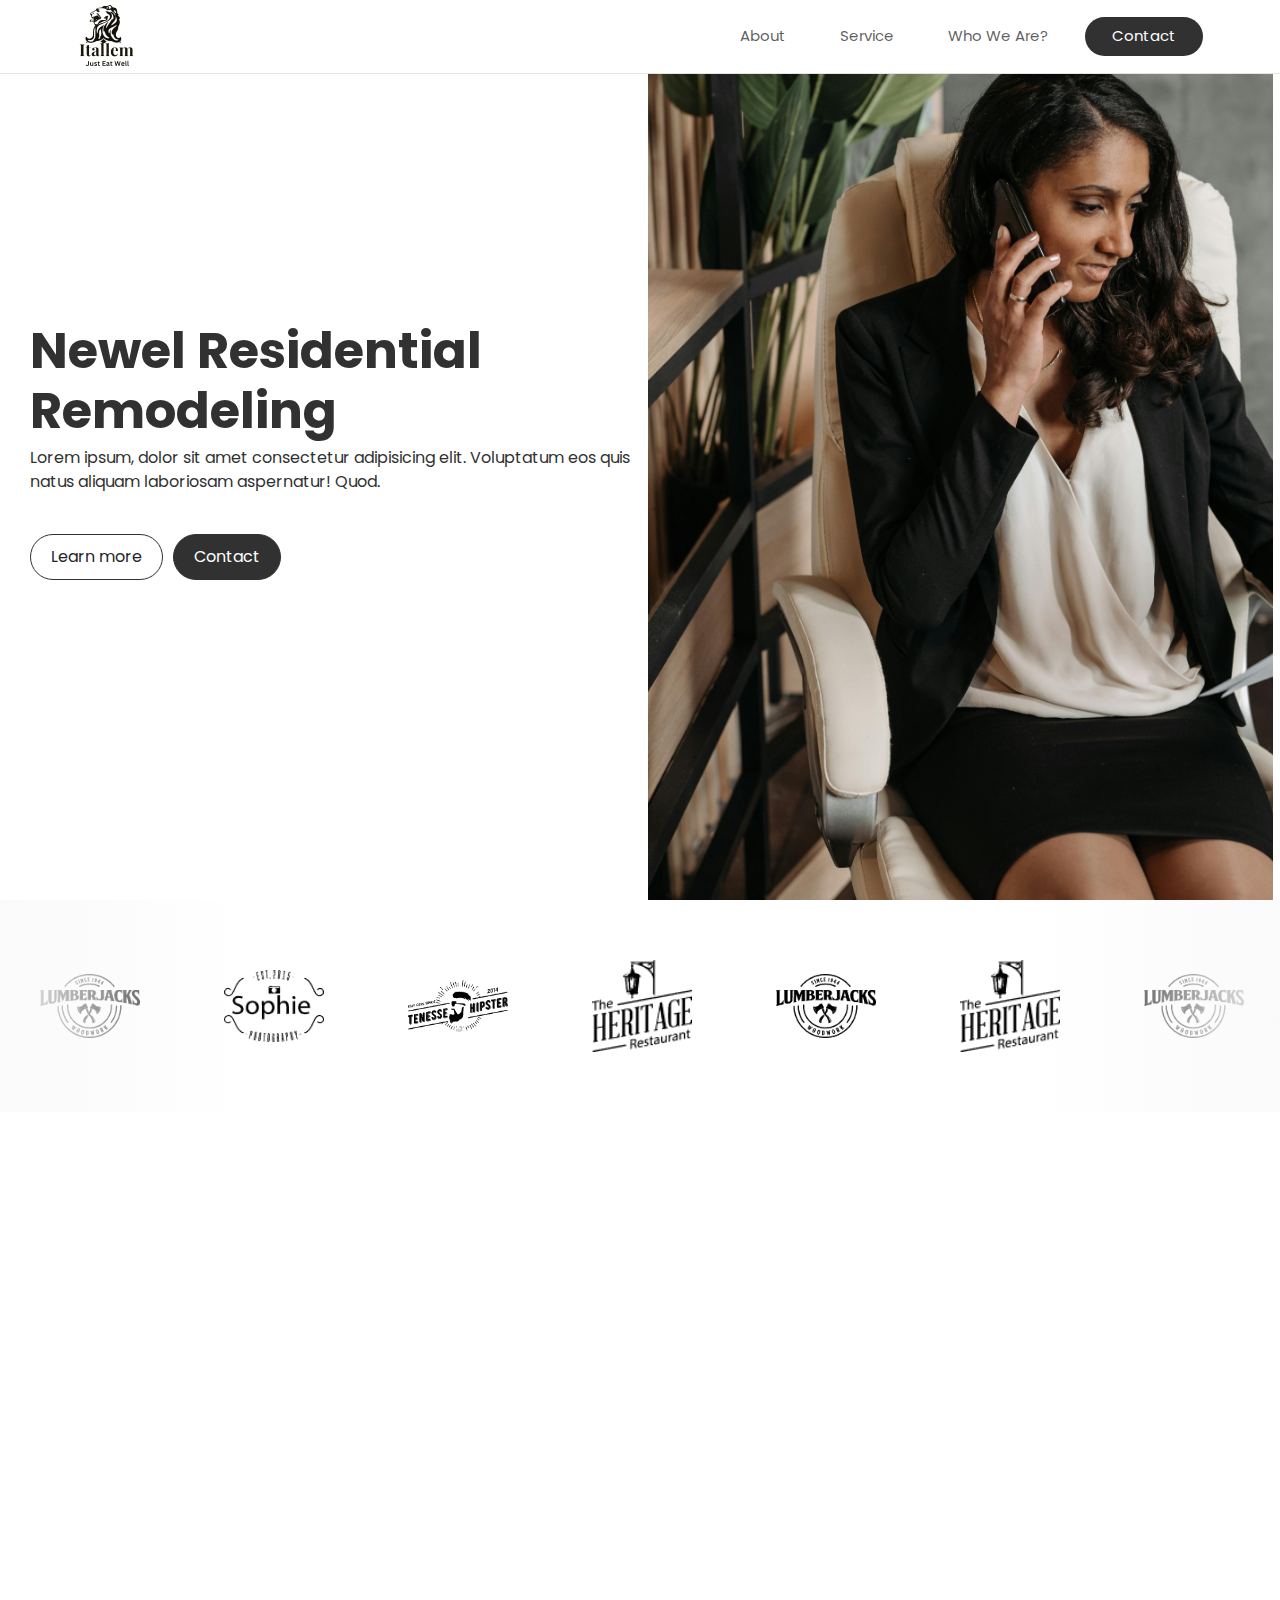
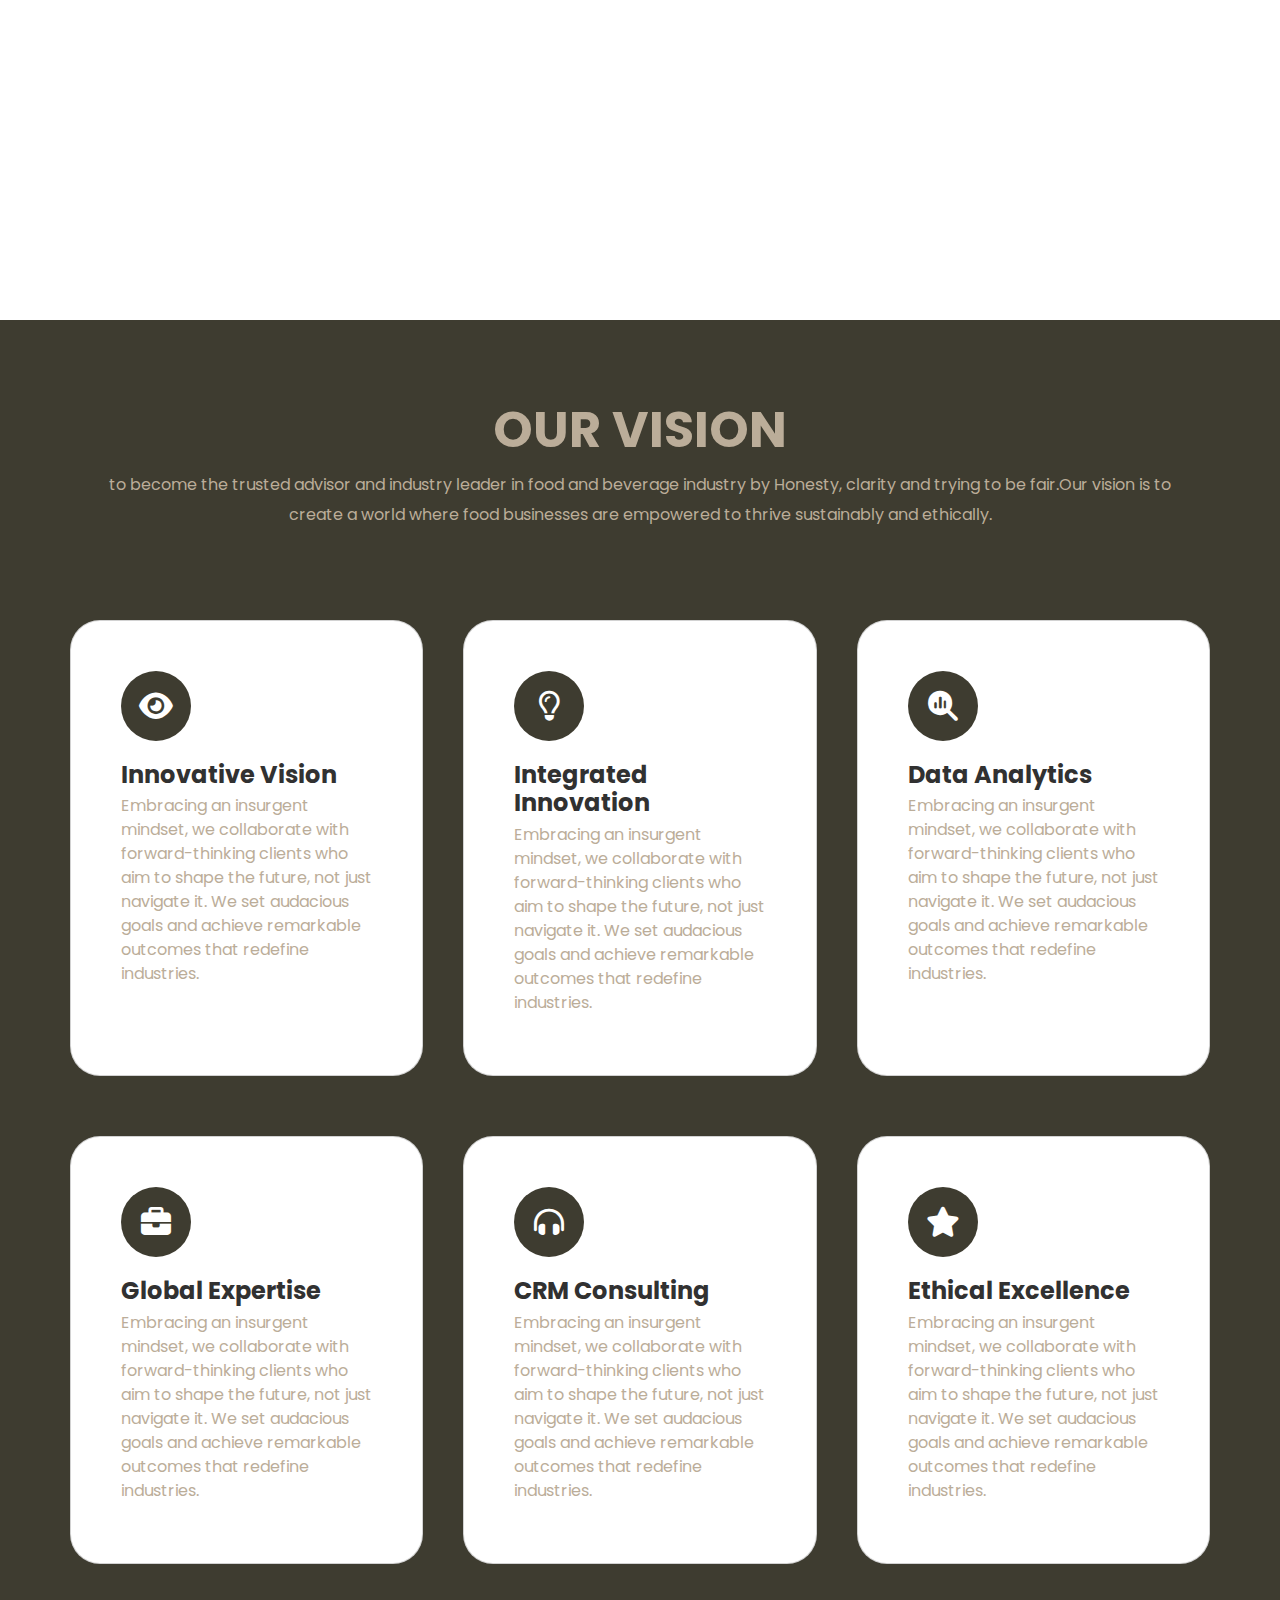
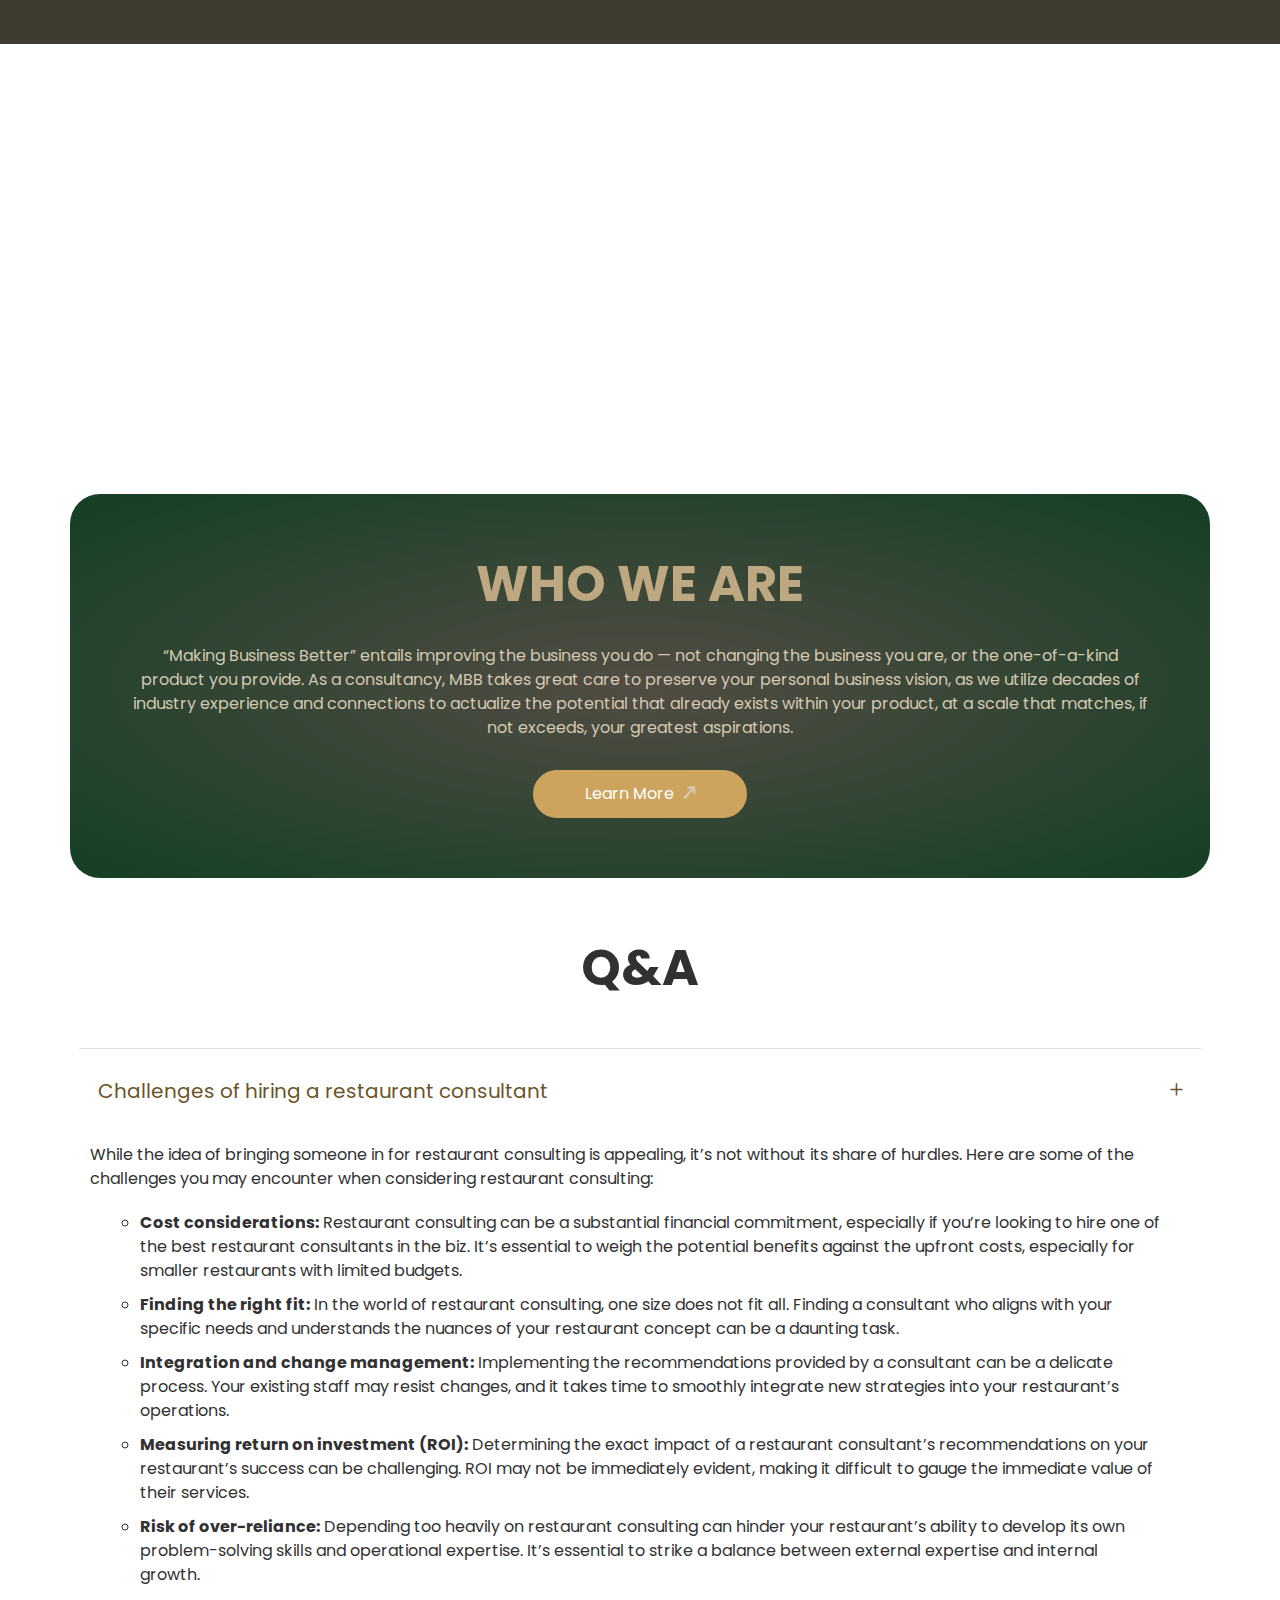
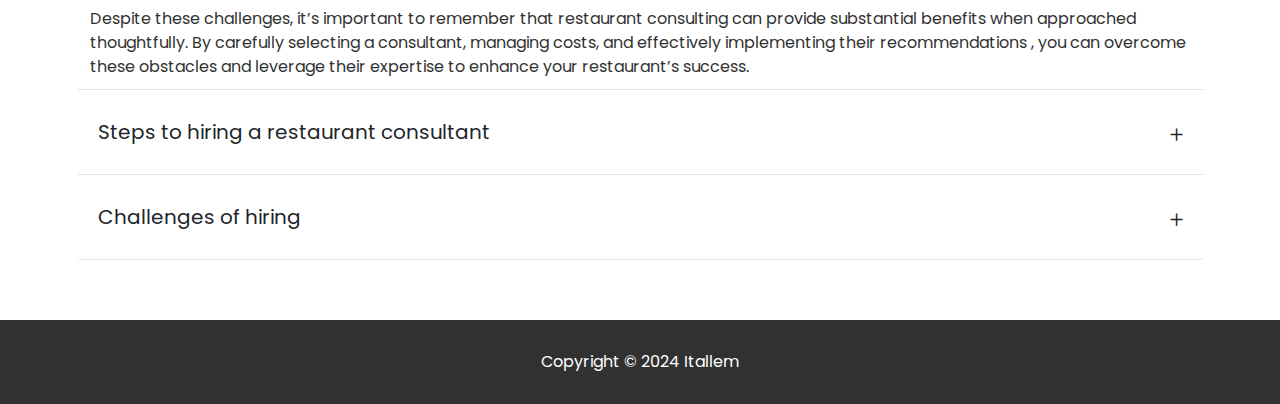
<file: index.html>
<!DOCTYPE html>
<html lang="en">
<head>
    <meta charset="UTF-8">
    <meta name="viewport" content="width=device-width, initial-scale=1.0">
    <title>Itallem – excellence in execution</title>
    <!-- links style sheet css -->
    <link rel="icon" href="IMG/slider Header/logo.png">
    <link rel="stylesheet" href="style sheet css/all.min.css">
    <link rel="stylesheet" href="style sheet css/animate.css">
    <link rel="stylesheet" href="style sheet css/bootstrap.min.css">
    <link rel="stylesheet" href="style sheet css/style.css">
    <!-- font Google -->
    <link rel="preconnect" href="https://fonts.googleapis.com">
    <link rel="preconnect" href="https://fonts.gstatic.com" crossorigin>
    <link href="https://fonts.googleapis.com/css2?family=Poppins:ital,wght@0,100;0,200;0,300;0,400;0,500;0,600;0,700;0,800;0,900;1,100;1,200;1,300;1,400;1,500;1,600;1,700;1,800;1,900&display=swap" rel="stylesheet">
    <!-- Link Swiper's CSS -->
    <link rel="stylesheet" href="https://cdn.jsdelivr.net/npm/swiper@11/swiper-bundle.min.css" />
</head>
<body>
    <!-- Start Section Header 
    -------------------------------->
    <header>
            <nav class="navigation | navbar navbar-expand-lg position-fixed" id="navbar-example">
            <div class="container justify-content-between">
                        <!-- logo -->
                        <a class="logo" href="index.html"><img src="IMG/logo.png" alt="Logo website" width="60"></a>
            
                        <!-- Menu button -->
                        <button class="btn navbar-toggler" type="button" data-bs-toggle="collapse" data-bs-target="#navbarNav" aria-controls="navbarNav" aria-expanded="false" aria-label="Toggle navigation">
                            <i class="fa-solid fa-bars"></i>
                        </button>
            
                        <!-- Menu links -->
                        <div class="collapse navbar-collapse" id="navbarNav">
                            <menu class="navbar-nav ms-auto mb-2 mb-lg-0 nav nav-pills">
                                    <li class="nav-item"><a class="nav-link" href="index.html">About</a></li>
                                    <li class="nav-item"><a class="nav-link" href="pages/service.html">Service</a></li>
                                    <li class="nav-item"><a class="nav-link" href="./pages/who_we_are.html">Who We Are?</a></li>
                                    <li class="nav-item"><a class="nav-link" href="./pages/contact.html">Contact</a></li>
                            </menu>
                    </div>
            </div>
            </nav>
    
            <!-- content -->
            <div class="content | position-relative">

            <div class="swiper mySwiper">
            <div class="swiper-wrapper">
                        <!-- Slide One -->
                        <div class="swiper-slide | row m-0">
                                <!-- txt -->
                                <div class="detailes | d-flex flex-column align-items-start justify-content-center text-start col-12 col-lg-6">
                                        <h2>Newel Residential Remodeling</h2>
                                        <p>Lorem ipsum, dolor sit amet consectetur adipisicing elit. Voluptatum eos quis natus
                                        aliquam laboriosam  aspernatur! Quod.</p>

                                        <!-- buttons -->
                                         <div class="buttons | d-flex justify-content-start w">
                                            <a href="" class="btn">Learn more</a>
                                            <a href="" class="btn">Contact</a>    
                                         </div>
                                </div>

                                <!-- photo -->
                                <div class="img  | col-12 col-lg-6"><img src="IMG/slider Header/1.jpg" alt="learn more"></div>  
                        </div>
                        
                        <div class="swiper-slide | row m-0">
                                <!-- txt -->
                                <div class="detailes | d-flex flex-column align-items-start justify-content-center text-start  col-12 col-lg-6">
                                        <h2>Newel Residential Remodeling</h2>
                                        <p>Lorem ipsum, dolor sit amet consectetur adipisicing elit. Voluptatum eos quis natus
                                        aliquam laboriosam  aspernatur! Quod.</p>

                                        <!-- buttons -->
                                         <div class="buttons | d-flex justify-content-start w">
                                            <a href="" class="btn">Learn more</a>
                                            <a href="" class="btn">Contact</a>    
                                         </div>
                                </div>

                                <!-- photo -->
                                <div class="img  | col-12 col-lg-6"><img src="IMG/slider Header/2.jpg" alt="learn more"></div>  
                        </div>

                        <div class="swiper-slide | row m-0">
                                <!-- txt -->
                                <div class="detailes | d-flex flex-column align-items-start justify-content-center text-start  col-12 col-lg-6">
                                        <h2>Newel Residential Remodeling</h2>
                                        <p>Lorem ipsum, dolor sit amet consectetur adipisicing elit. Voluptatum eos quis natus
                                        aliquam laboriosam  aspernatur! Quod.</p>

                                        <!-- buttons -->
                                         <div class="buttons | d-flex justify-content-start w">
                                            <a href="" class="btn">Learn more</a>
                                            <a href="" class="btn">Contact</a>    
                                         </div>
                                </div>

                                <!-- photo -->
                                <div class="img  | col-12 col-lg-6"><img src="IMG/slider Header/3.jpg" alt="learn more"></div>  
                        </div>
            </div>
            </div>

            </div>
    </header>


    <!-- Logo Clients Slider Section
    -------------------------------->
    <section id="logos">
    <div class="logos-slide">
                <img src="IMG/slider Header/marque.png" alt="" width="100">
                <img src="IMG/slider Header/marque2.png" alt="" width="100">
                <img src="IMG/slider Header/marque3.png" alt="" width="100">
                <img src="IMG/slider Header/marque4.png" alt="" width="100">
                <img src="IMG/slider Header/marque5.png" alt="" width="100">
    </div>
    <div class="logos-slide">
                <img src="IMG/slider Header/marque4.png" alt="" width="100">
                <img src="IMG/slider Header/marque.png" alt="" width="100">
                <img src="IMG/slider Header/marque2.png" alt="" width="100">
                <img src="IMG/slider Header/marque3.png" alt="" width="100">
                <img src="IMG/slider Header/marque5.png" alt="" width="100">
    </div>
    </section>






    <!-- Start Section Our Mission
    -------------------------------->
    <section id="about" class="wow bounceInUp" data-wow-duration="2s" data-wow-delay="0.1s">
            <h2 class="title">Our Mission</h2>
            <p class="paragraph">Our mission is to be the trusted partner for food industry professionals, offering expert
                consultation services that drive efficiency, profitability, and excellence in every aspect of their operations.
                By provide expert guidance and innovative solutions. We are committed to helping food and beverage enterprises
                thrive by offering personalized consultation services aimed at optimizing their operations, enhancing product
                offerings, and maximizing profitability.By delivering tailored advice, leveraging industry expertise, and promoting
                best practices.</p>
            <p class="paragraph">Aim is to assist our clients in generating unparalleled value, striving collectively to establish new benchmarks of
                excellence within our individual industries.</p>
    </section>


    <!-- Start Section our values 
    -------------------------------->
    <section id="our_values" class="container row m-auto wow bounceInUp" data-wow-duration="2s" data-wow-delay="0.1s">
            <div class="right | col-12 col-lg-6">
                    <h2 class="title">Our Values</h2>
    
                    <b>Honesty</b>
                    <p>We uphold the highest standards of honesty and integrity in all of our
                     interactions, both internally and externally.</p>

                    <b>Clarity</b>
                    <p>We believe in open and transparent communication, providing clarity in our
                    actions, decisions, and processes.</p>

                    <b>Fairness</b>
                    <p>We treat all individuals with fairness, equity, and respect, valuing diversity
                    and fostering an inclusive environment..</p>

            </div>

            <div class="left | d-flex align-items-center justify-content-center col-12 col-lg-6">
            <div class="swiper mySwiper2">
            <div class="swiper-wrapper">
                        <!-- slide one -->
                        <div class="swiper-slide">
                                <h3>CORE VALUES</h3>
                                <p>We will continue to produce outstanding results for delighted clients worldwide
                                we will continue to be the dominant and industry-leading consulting firm worldwide
                                we appreciate the difficulty of the industry through our personal prior ownership experiences. Regardless of the size of our clients, each one is treated like our
                                only one We employ only top-proven talent and provide them with cutting-edge tools, knowledge, and training.</p>                
                        </div>

                        <!-- slide two -->
                        <div class="swiper-slide">
                            <h3>Get Predictable, Cost-effective Results</h3>
                            <p>We save our clients money and help them accomplish their goals more effectively
                            and in less time. Using our Operations Analysis™ service, we have saved clients hundreds of
                            thousands of dollars. Based on our history of success, we’ll be able to help you also. Are you interested
                            in learning more about an Operations Analysis? Click here.br
                            All of our services are available worldwide. Regardless of where you are located, we are happy to work with
                            you. Large or small projects alike, we will work within your budget and get you the results you want.</p>
                        </div>

                        <!-- slide three -->
                        <div class="swiper-slide">
                            <h3>Your Private Matters Stay Private with Us</h3>
                            <p>Confidentiality and integrity are the cornerstones of our firm, and our clients appreciate it. High value concepts
                            , new and unprotected names, personal funding matters, business problems – all of these matters stay confidential.</p>
                        </div>
            </div>
            </div>
            </div>
    </section>


    

    <!-- Start Section our vision 
    -------------------------------->
    <section id="our_vision">
            <h2 class="title">OUR VISION</h2>
            <p class="paragraph"> to become the trusted advisor and industry leader in food and beverage industry
                by Honesty, clarity and trying to be fair.Our vision is to create a world where food businesses are
                empowered to thrive sustainably and ethically.</p>

            <div class="cards | row m-0">
                    <!-- item one -->
                    <div class="item | col-12 col-lg-4">
                    <div class="card">
                            <i class="fa-solid fa-eye"></i>
                            <h3>Innovative Vision</h3>
                            <p>Embracing an insurgent mindset, we collaborate with forward-thinking clients who aim to
                                shape the future, not just navigate it. We set audacious goals and achieve remarkable outcomes
                                that redefine industries.</p>
                    </div>
                    </div>

                    <!-- item two -->
                    <div class="item | col-12 col-lg-4">
                    <div class="card">
                            <i class="fa-regular fa-lightbulb"></i>
                            <h3>Integrated Innovation</h3>
                            <p>Embracing an insurgent mindset, we collaborate with forward-thinking clients who aim to
                                shape the future, not just navigate it. We set audacious goals and achieve remarkable outcomes
                                that redefine industries.</p>
                    </div>
                    </div>

                    <!-- item three -->
                    <div class="item | col-12 col-lg-4">
                    <div class="card">
                            <i class="fa-solid fa-magnifying-glass-chart"></i>
                            <h3>Data Analytics</h3>
                            <p>Embracing an insurgent mindset, we collaborate with forward-thinking clients who aim to
                                shape the future, not just navigate it. We set audacious goals and achieve remarkable outcomes
                                that redefine industries.</p>
                    </div>
                    </div>

                    <!-- item four -->
                    <div class="item | col-12 col-lg-4">
                    <div class="card">
                            <i class="fa-solid fa-briefcase"></i>
                            <h3>Global Expertise</h3>
                            <p>Embracing an insurgent mindset, we collaborate with forward-thinking clients who aim to
                                shape the future, not just navigate it. We set audacious goals and achieve remarkable outcomes
                                that redefine industries.</p>
                    </div>
                    </div>

                    <!-- item five -->
                    <div class="item | col-12 col-lg-4">
                    <div class="card">
                            <i class="fa-solid fa-headphones-simple"></i>
                            <h3>CRM Consulting</h3>
                            <p>Embracing an insurgent mindset, we collaborate with forward-thinking clients who aim to
                                shape the future, not just navigate it. We set audacious goals and achieve remarkable outcomes
                                that redefine industries.</p>
                    </div>
                    </div>

                    <!-- item six -->
                    <div class="item | col-12 col-lg-4">
                    <div class="card">
                            <i class="fa-solid fa-star"></i>
                            <h3>Ethical Excellence</h3>
                            <p>Embracing an insurgent mindset, we collaborate with forward-thinking clients who aim to
                                shape the future, not just navigate it. We set audacious goals and achieve remarkable outcomes
                                that redefine industries.</p>
                    </div>
                    </div>
            </div>
    </section>

    

    <!-- Start Section itallem 
    -------------------------------->
    <section id="itallem" class="wow bounceInUp" data-wow-duration="2s" data-wow-delay="0.1s">
        <h2 class="title">At Itallem</h2>
        <p class="paragraph">" we're passionate about food and beverage. With years of industry experience, we understand the unique challenges businesses face.
            We’re committed to helping businesses succeed. Whether you're a restaurant, food manufacturer, or distributor. Our services are designed
            to streamline operations, and exceed customer expectations. “We’re more than just consultants – we're partners in your success. With a
            focus on honesty, clarity, and fairness, we work tirelessly to empower food and beverage businesses to reach their full potential concept development,
            cost control, or staff training, in a competitive market. From concept development to supply chain optimization we have the knowledge and experience
            to guide you every step of the way whether you're a startup looking to launch a new concept or an established restaurant seeking to improve performance. Welcome to a new era of industry excellence."</p>
    </section>

    <!-- Buttons website down -->
    <div class="btn-site">
            <a href="tel:+"><button><i class="fa-solid fa-phone"></i></button></a>
            <button class="btn-top"><i class="fa-solid fa-chevron-up"></i></button>
    </div>

    

    <!-- Start Section Who We Are 
    -------------------------------->
    <section id="who" class="container">
        <h2 class="title">Who We Are</h2>
        <p>“Making Business Better” entails improving the business you do — not changing the business you are,
            or the one-of-a-kind product you provide. As a consultancy, MBB takes great care to preserve your personal
            business vision, as we utilize decades of industry experience and connections to actualize the potential
            that already exists within your product, at a scale that matches, if not exceeds, your greatest aspirations.</p>
        <a href="./pages/who_we_are.html">Learn More <i class="fa-solid fa-arrow-up-long"></i></a>
    </section>

    

    <!-- Start Section Q&A 
    -------------------------------->
    <section id="Q-A" class="container">
    <h2 class="title">Q&A</h2>
    <div class="accordion" id="accordionExample">
            <!-- item one -->
            <div class="accordion-item">
                    <h3 class="accordion-header">
                            <button class="accordion-button" type="button" data-bs-toggle="collapse" data-bs-target="#collapseOne" aria-expanded="true" aria-controls="collapseOne">
                                Challenges of hiring a restaurant consultant
                            </button>
                    </h3>
                    
                    <div id="collapseOne" class="accordion-collapse collapse show" data-bs-parent="#accordionExample">
                    <div class="accordion-body">
                        While the idea of bringing someone in for restaurant consulting is appealing, it’s not without its share of hurdles. Here are some of the challenges you may encounter when considering restaurant consulting:
                        <ul>
                                <li><strong>Cost considerations:</strong> Restaurant consulting can be a substantial financial commitment, especially if you’re looking to hire one of the best restaurant consultants in the biz. It’s essential to weigh
                                        the potential benefits against the upfront costs, especially for smaller restaurants
                                        with limited budgets.</li>
                                <li><strong>Finding the right fit:</strong>  In the world of restaurant consulting, one size does not fit all. Finding a consultant who aligns with your specific needs and understands the nuances of your restaurant concept
                                        can be a daunting task.</li>
                                <li><strong>Integration and change management:</strong> Implementing the recommendations provided by a consultant can be a delicate process. Your existing staff may resist changes, and it takes time to smoothly integrate new strategies
                                        into your restaurant’s operations.</li>
                                <li><strong>Measuring return on investment (ROI):</strong> Determining the exact impact of a restaurant consultant’s recommendations on your restaurant’s success can be challenging. ROI may not be immediately evident, making it difficult
                                        to gauge the immediate value of their services.</li>
                                <li><strong>Risk of over-reliance:</strong> Depending too heavily on restaurant consulting can hinder your restaurant’s ability to develop its own problem-solving skills and operational expertise. It’s essential to strike a balance between
                                        external expertise and internal growth.</li>
                        </ul>
                        Despite these challenges, it’s important to remember that restaurant consulting can provide substantial benefits when approached thoughtfully. By carefully selecting a consultant, managing costs, and effectively implementing their recommendations
                        , you can overcome these obstacles and leverage their expertise to enhance your restaurant’s success.
                    </div>
                    </div>
            </div>

            <!-- item two -->
            <div class="accordion-item">
                    <h3 class="accordion-header">
                            <button class="accordion-button collapsed" type="button" data-bs-toggle="collapse" data-bs-target="#collapseTwo" aria-expanded="false" aria-controls="collapseTwo">
                                Steps to hiring a restaurant consultant
                            </button>
                    </h3>
                    <div id="collapseTwo" class="accordion-collapse collapse" data-bs-parent="#accordionExample">
                    <div class="accordion-body">
                        If you’ve decided that hiring a restaurant consultant is the right move for your culinary venture, here’s a recipe for success in the process:
                                <ul>
                                        <li><strong>Identify your restaurant’s needs:</strong> Start by pinpointing the specific areas where you need assistance. Whether it’s improving restaurant sales forecasting, optimizing your Restaurant POS system,
                                                menu development, or another aspect, clarity on your needs is crucial.</li>

                                        <li><strong>Research potential consultants:</strong> Look for restaurant consultants who specialize in the areas you identified. Leverage industry associations, online directories, and recommendations from existing
                                                restaurants to compile a list of potential candidates and independent operators.</li>

                                        <li><strong>Interview and assess:</strong> Reach out to your shortlisted consultants and conduct interviews. Assess their qualifications, experience, and track record in addressing challenges
                                                similar to yours. Request case studies or references from past clients.</li>

                                        <li><strong>Establish clear expectations and goals:</strong> Clearly outline the scope of work, timelines, and deliverables in a formal agreement or contract. Make sure to address compensation, payment
                                                terms, and any other relevant terms and conditions.</li>

                                        <li><strong>Agree on scope and terms:</strong> During your discussions, communicate your expectations and goals clearly. Define what success looks like for your restaurant and
                                                ensure the consultant understands your vision.</li>

                                        <li><strong>Monitoring progress and outcomes:</strong> Regularly monitor the consultant’s progress and the outcomes of their recommendations. Establish checkpoints
                                                to review their work and ensure alignment with your objectives.</li>

                                        <li><strong>Collaborate actively:</strong> Your consultant is a partner in your restaurant’s success. Collaborate closely with them and provide access to the
                                                necessary resources and data to facilitate their work.</li>

                                        <li><strong>Evaluate the ROI:</strong> As you implement the consultant’s recommendations, track their impact on your restaurant’s performance, including improvements in restaurant sales
                                                forecasting and the effectiveness of your Restaurant POS system.</li>

                                        <li><strong>Long-term partnership:</strong> Consider the potential for a long-term partnership with the consultant if
                                                their services continue to provide value beyond the initial engagement.</li>
                                </ul>
                                 By following these steps, you can ensure a structured and effective process for hiring a restaurant consultant and harness their expertise to enhance your restaurant’s performance in critical areas such as restaurant sales forecasting and Restaurant POS system optimization.


                    </div>
                    </div>
            </div>

            <!-- item three -->
            <div class="accordion-item">
                    <h3 class="accordion-header">
                            <button class="accordion-button collapsed" type="button" data-bs-toggle="collapse" data-bs-target="#collapseThree" aria-expanded="false" aria-controls="collapseThree">
                                Challenges of hiring
                            </button>
                    </h3>
                    <div id="collapseThree" class="accordion-collapse collapse" data-bs-parent="#accordionExample">
                    <div class="accordion-body">
                                <strong>This is the first item's accordion body.</strong> It is shown by default, until the collapse plugin adds the appropriate classes that we use to style each element. These classes control the overall appearance, as well as the showing and hiding via CSS transitions. You can modify any of this with custom CSS or overriding our default variables. It's also worth noting that just about any HTML can go within the <code>.accordion-body</code>, though the transition does limit overflow.
                    </div>
                    </div>
            </div>

    </div>    
    </section>




    <!-- Buttons website down 
    ----------------------------->
    <div class="btn-site">
            <a href="tel:+"><button><i class="fa-solid fa-phone"></i></button></a>
            <button class="btn-top"><i class="fa-solid fa-chevron-up"></i></button>
    </div>



    <!-- Start Section Footer 
     --------------------------------->
    <footer>Copyright © 2024 Itallem</footer>



    <!-- Scripts -->
    <script src="script/bootstrap.bundle.min.js"></script>
    <script src="script/script.js"></script>
    <!-- Wow Js -->
    <script src="script/wow.min.js"></script>
    <!-- Swiper JS -->
    <script src="https://cdn.jsdelivr.net/npm/swiper@11/swiper-bundle.min.js"></script>
    <script>
        var swiper = new Swiper(".mySwiper", {
                direction: "vertical",
                pagination: {
                    el: ".swiper-pagination",
                    clickable: true,
                },
                autoplay:{
                    delay: 3000,
                },
                loop: true
        });
        var swiper2 = new Swiper(".mySwiper2", {
                autoplay:{
                        delay: 3000,
                },
                loop: true
        });
        new WOW().init();
    </script>
</body>
</html>
</file>
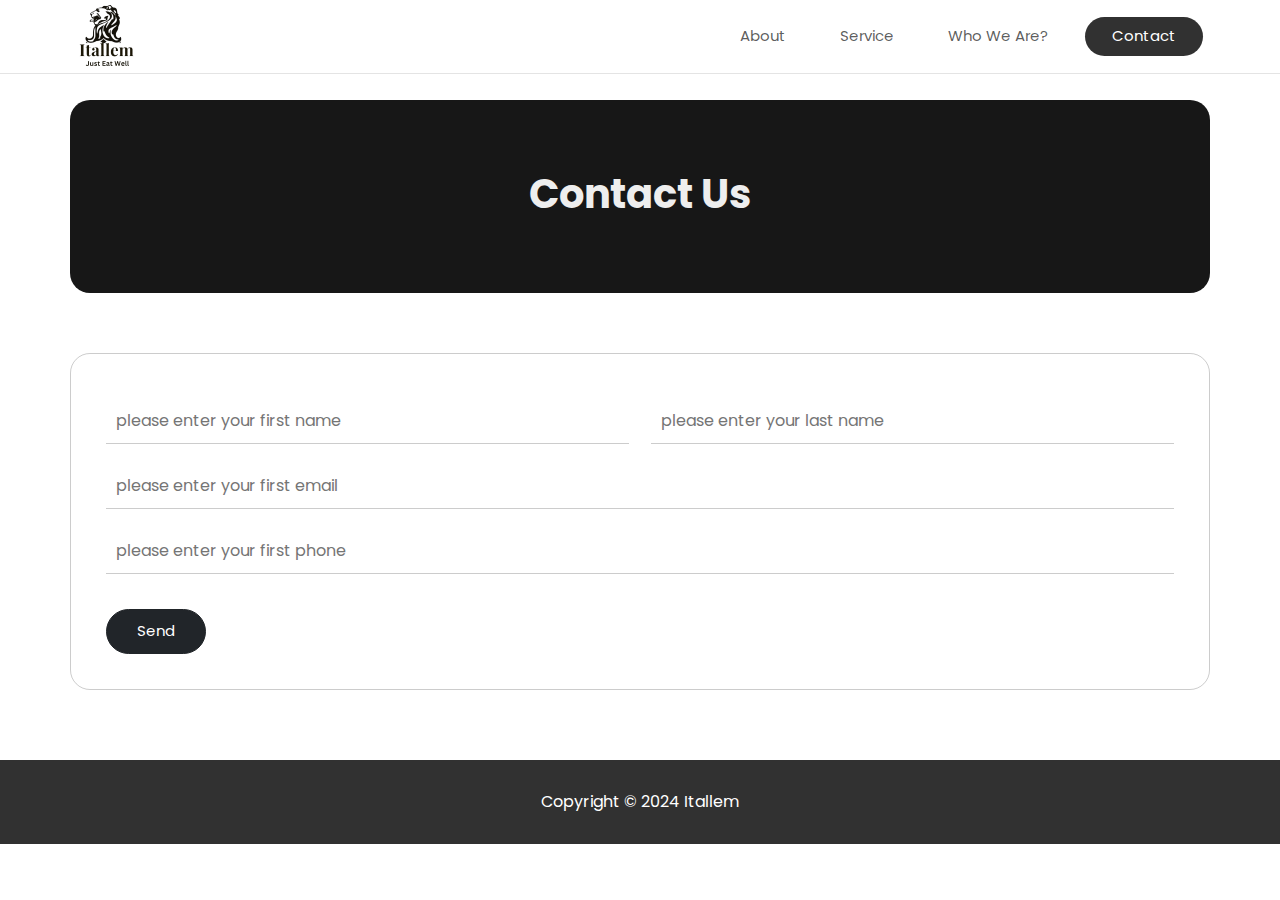
<file: pages/contact.html>
<!DOCTYPE html>
<html lang="en">
<head>
       <meta charset="UTF-8">
       <meta name="viewport" content="width=device-width, initial-scale=1.0">
       <title>Contact | Itallem</title>
       <!-- links style sheets -->
       <link rel="icon" href="../IMG/slider Header/logo.png">
       <link rel="stylesheet" href="../style sheet css/all.min.css">
       <link rel="stylesheet" href="../style sheet css/animate.css">
       <link rel="stylesheet" href="../style sheet css/bootstrap.min.css">   
       <link rel="stylesheet" href="../style sheet css/contact.css">
       <!-- font Google -->
       <link rel="preconnect" href="https://fonts.googleapis.com">
       <link rel="preconnect" href="https://fonts.gstatic.com" crossorigin>
       <link href="https://fonts.googleapis.com/css2?family=Poppins:ital,wght@0,100;0,200;0,300;0,400;0,500;0,600;0,700;0,800;0,900;1,100;1,200;1,300;1,400;1,500;1,600;1,700;1,800;1,900&display=swap" rel="stylesheet">
</head>
<body>
       <!-- Start Section Navigation bar 
       --------------------------------->
       <nav class="navigation | navbar navbar-expand-lg position-fixed" id="navbar-example">
       <div class="container justify-content-between">
                     <!-- logo -->
                     <a class="logo" href="index.html"><img src="../IMG/logo.png" alt="Logo website" width="60"></a>
       
                     <!-- Menu button -->
                     <button class="btn navbar-toggler" type="button" data-bs-toggle="collapse" data-bs-target="#navbarNav" aria-controls="navbarNav" aria-expanded="false" aria-label="Toggle navigation">
                            <i class="fa-solid fa-bars"></i>
                     </button>
       
                     <!-- Menu links -->
                     <div class="collapse navbar-collapse" id="navbarNav">
                            <menu class="navbar-nav ms-auto mb-2 mb-lg-0 nav nav-pills">
                                   <li class="nav-item"><a class="nav-link" href="../index.html">About</a></li>
                                   <li class="nav-item"><a class="nav-link" href="./service.html">Service</a></li>
                                   <li class="nav-item"><a class="nav-link" href="./who_we_are.html">Who We Are?</a></li>
                                   <li class="nav-item"><a class="nav-link" href="./contact.html">Contact</a></li>
                            </menu>
                     </div>
       </div>
       </nav>

       <div class="alert alert-secondary d-none" role="alert">
              <i class="fa-regular fa-circle-check"></i> Success, the message has been sent
       </div>
       
       <!-- Start Section Title 
       ---------------------------->
       <div class="title | container">
              <h1>Contact Us</h1>
       </div>

       <!-- Start Section Form 
       --------------------------->
       <form class="container m-auto wow bounceInUp" data-wow-duration="2s" data-wow-delay="0.1s">
              <div class="name | d-flex align-items-center justify-content-between">
                     <input id="f-name" type="text" autocomplete="additional-name" placeholder="please enter your first name" required>
                     <input id="l-name" type="text" autocomplete="additional-name" placeholder="please enter your last name" required>
              </div>
              <input id="email" type="email" autocomplete="email" placeholder="please enter your first email" required>
              <input id="phone" type="tel" autocomplete="tel" placeholder="please enter your first phone" required>

              <button class="btn btn-dark">Send</button>
       </form>


       <!-- Start Section Footer 
       --------------------------------->
       <footer>Copyright © 2024 Itallem</footer>


       <!-- Links Scripts Java Script -->
       <script src="../script/bootstrap.bundle.min.js"></script>
       <script src="../script/contact.js"></script>
       <script src="../script/wow.min.js"></script>
       <script>new WOW().init();</script>
</body>
</html>
</file>
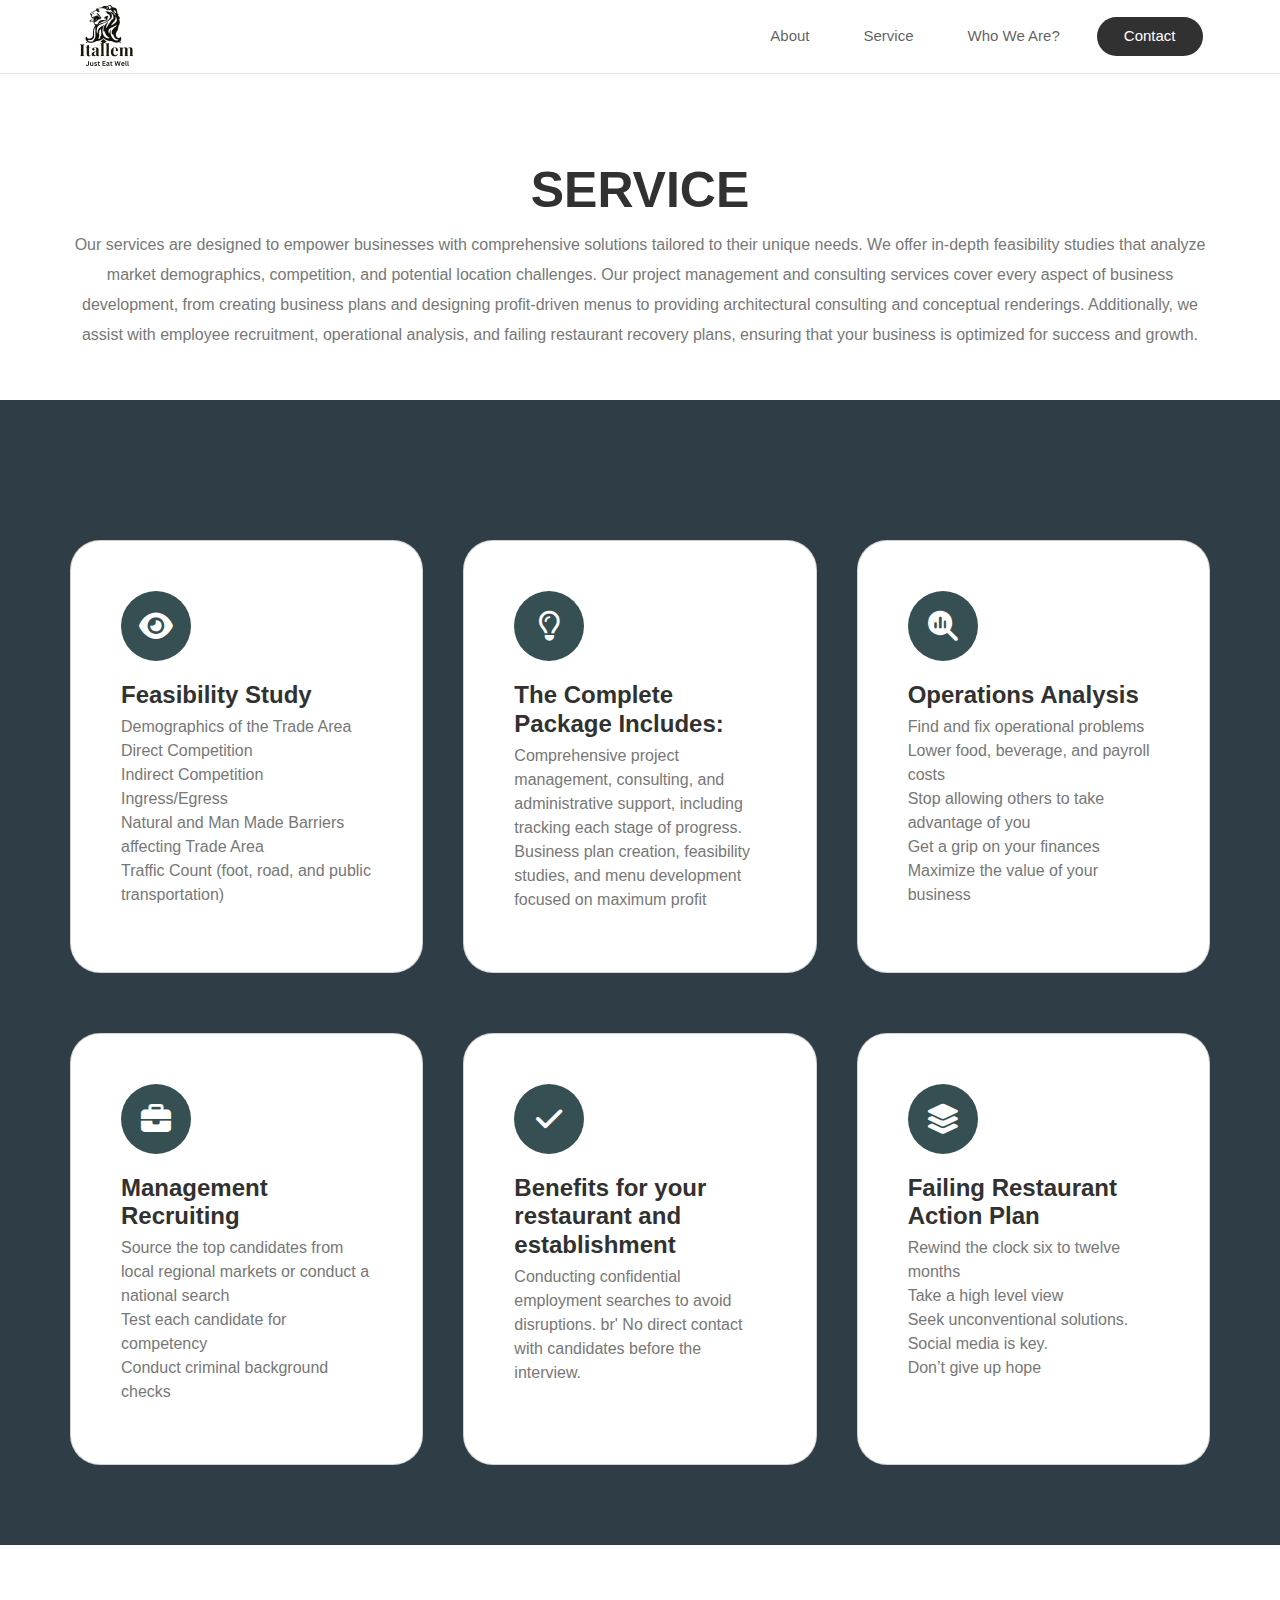
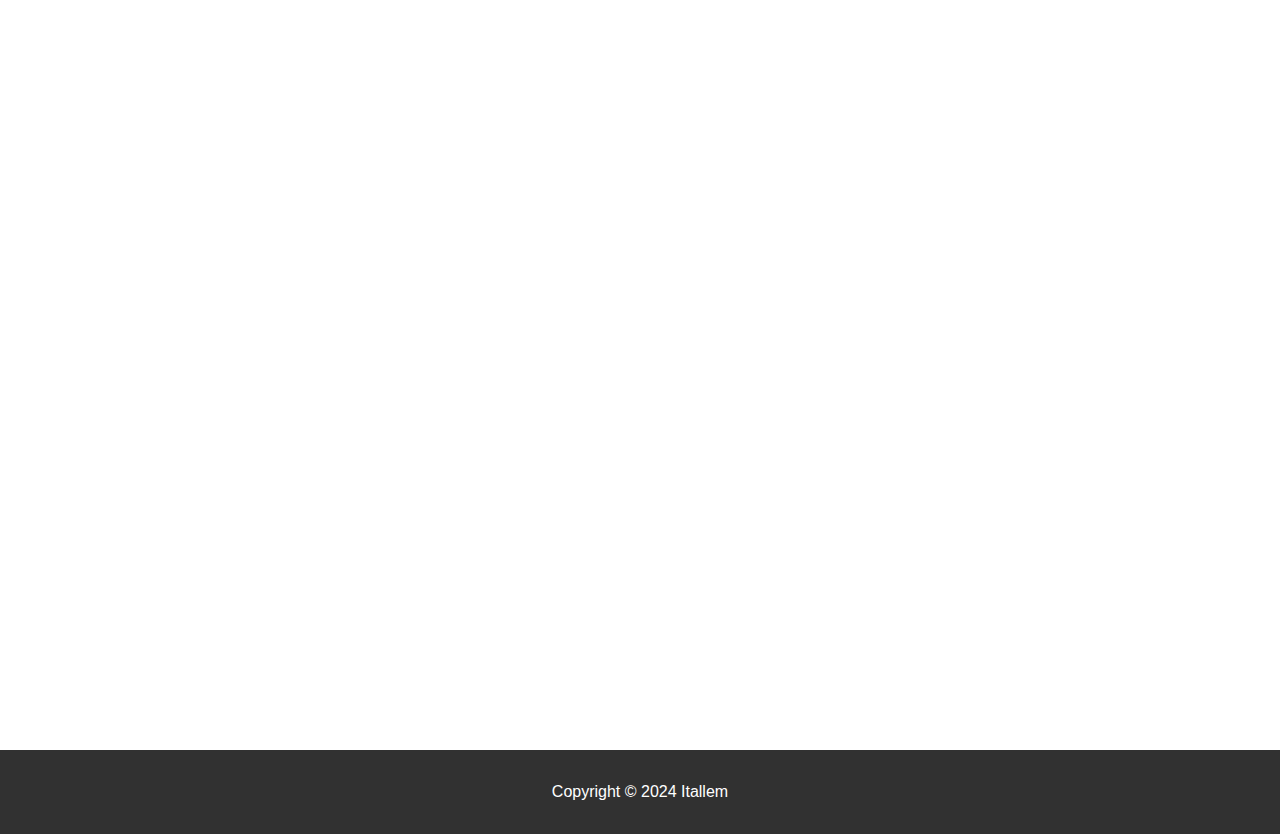
<file: pages/service.html>
<!DOCTYPE html>
<html lang="en">
<head>
       <meta charset="UTF-8">
       <meta name="viewport" content="width=device-width, initial-scale=1.0">
       <link rel="stylesheet" href="../style sheet css/all.min.css">
       <link rel="stylesheet" href="../style sheet css/animate.css">
       <link rel="stylesheet" href="../style sheet css/bootstrap.min.css">
       <link rel="stylesheet" href="../style sheet css/service.css">
       <title>Document</title>
</head>
<body>
       <!-- Start Section Navigation bar 
       --------------------------------->
       <nav class="navigation | navbar navbar-expand-lg position-fixed" id="navbar-example">
              <div class="container justify-content-between">
                            <!-- logo -->
                            <a class="logo" href="index.html"><img src="../IMG/logo.png" alt="Logo website" width="60"></a>
              
                            <!-- Menu button -->
                            <button class="btn navbar-toggler" type="button" data-bs-toggle="collapse" data-bs-target="#navbarNav" aria-controls="navbarNav" aria-expanded="false" aria-label="Toggle navigation">
                                   <i class="fa-solid fa-bars"></i>
                            </button>
              
                            <!-- Menu links -->
                            <div class="collapse navbar-collapse" id="navbarNav">
                                   <menu class="navbar-nav ms-auto mb-2 mb-lg-0 nav nav-pills">
                                          <li class="nav-item"><a class="nav-link" href="../index.html">About</a></li>
                                          <li class="nav-item"><a class="nav-link" href="./service.html">Service</a></li>
                                          <li class="nav-item"><a class="nav-link" href="./who_we_are.html">Who We Are?</a></li>
                                          <li class="nav-item"><a class="nav-link" href="./contact.html">Contact</a></li>
                                   </menu>
                            </div>
              </div>
       </nav>
       
       <!-- Start Section service
       -------------------------------->
       <h2 class="title">SERVICE</h2>
       <p class="paragraph"> Our services are designed to empower businesses with comprehensive solutions tailored to their unique needs.
              We offer in-depth feasibility studies that analyze market demographics, competition, and potential location challenges. Our project management and
              consulting services cover every aspect of business development, from creating business plans and designing profit-driven menus to providing
              architectural consulting and conceptual renderings. Additionally, we assist with employee recruitment, operational analysis, and failing restaurant
              recovery plans, ensuring that your business is optimized for success and growth.</p>

       <section id="service">
       <div class="cards | row m-0">
              <!-- item one -->
              <div class="item | col-12 col-lg-4">
              <div class="card">
                     <i class="fa-solid fa-eye"></i>
                     <h3>Feasibility Study</h3>
                     <p>Demographics of the Trade Area<br>
                            Direct Competition<br>
                            Indirect Competition<br>
                            Ingress/Egress<br>
                            Natural and Man Made Barriers affecting Trade Area<br>
                            Traffic Count (foot, road, and public transportation)</p>
              </div>
              </div>

              <!-- item two -->
              <div class="item | col-12 col-lg-4">
              <div class="card">
                     <i class="fa-regular fa-lightbulb"></i>
                     <h3>The Complete Package Includes:</h3>
                     <p>Comprehensive project management, consulting, and administrative support, including tracking each stage of progress.<br>
                            Business plan creation, feasibility studies, and menu development focused on maximum profit</p>
              </div>
              </div>

              <!-- item three -->
              <div class="item | col-12 col-lg-4">
              <div class="card">
                     <i class="fa-solid fa-magnifying-glass-chart"></i>
                     <h3>Operations Analysis</h3>
                     <p>Find and fix operational problems<br>
                            Lower food, beverage, and payroll costs<br>
                            Stop allowing others to take advantage of you<br>
                            Get a grip on your finances<br> 
                            Maximize the value of your business</p>
              </div>
              </div>

              <!-- item four -->
              <div class="item | col-12 col-lg-4">
              <div class="card">
                     <i class="fa-solid fa-briefcase"></i>
                     <h3>Management Recruiting</h3>
                     <p>Source the top candidates from local regional markets or conduct a national search <br>
                            Test each candidate for competency <br>
                            Conduct criminal background checks</p>
              </div>
              </div>

              <!-- item five -->
              <div class="item | col-12 col-lg-4">
              <div class="card">
                     <i class="fa-solid fa-check"></i>
                     <h3>Benefits for your restaurant and establishment</h3>
                     <p>Conducting confidential employment searches to avoid disruptions. br'
                            No direct contact with candidates before the interview.</p>
              </div>
              </div>

              <!-- item six -->
              <div class="item | col-12 col-lg-4">
              <div class="card">
                     <i class="fa-solid fa-layer-group"></i>
                     <h3>Failing Restaurant Action Plan</h3>
                     <p>Rewind the clock six to twelve months <br>
                            Take a high level view <br>
                            Seek unconventional solutions. <br>
                            Social media is key. <br>
                            Don’t give up hope</p>
              </div>
              </div>
       </div>
       </section>



       <section id="restaurant-solutions" class="wow bounceInUp" data-wow-duration="2s" data-wow-delay="0.1s">
              <h2 class="title">We provide restaurant solutions</h2>
              <p class="paragraph">The path to success as a restaurant owner is often paved with a few bumps, but you don’t have to
                     go it alone. The Synergy team is adept at identifying the issues that are holding you back and preventing
                     profitability, then defining strategies and implementing proven solutions to reduce food, beverage,
                     labor and operating costs while maximizing productivity and guest satisfaction.</p>

              <h3>– Strengthen your market position with proven expertise from our corporate and franchise consultants</h3>
              <ul>
                     <li>Build brand love and maximize your financial performance. We’ll show you how</li>
                     <li>We’re solving the toughest challenges facing today’s restaurant chains</li>
                     <li>We help you work on your restaurant, so you don’t have to work in it</li>
                     <li>Our expert consultants will show you how to bring performance in line with your potential and stated goals.</li>
                     <li>We’ll help you overcome the barriers to success</li>
                     <li>Our experienced food service consultants help you take your F&B program to the next level</li>
                     <li>Augment your core business with innovative menu items and streamlined processes that increase ROI from the start.</li>
                     <li>Our seasoned restaurant startup consultants are here to help bring your vision to life</li>
                     <li>Translate your big idea into a profitable operation using  proven tactics developed by food and beverage industry experts.</li>
              </ul>
       </section>

       <!-- Start Section Footer 
       --------------------------------->
       <footer>Copyright © 2024 Itallem</footer>

       <!-- Links Scripts Java Script -->
       <script src="../script/bootstrap.bundle.min.js"></script>
       <script src="../script/wow.min.js"></script>
       <script>new WOW().init();</script>
</body>
</html>
</file>
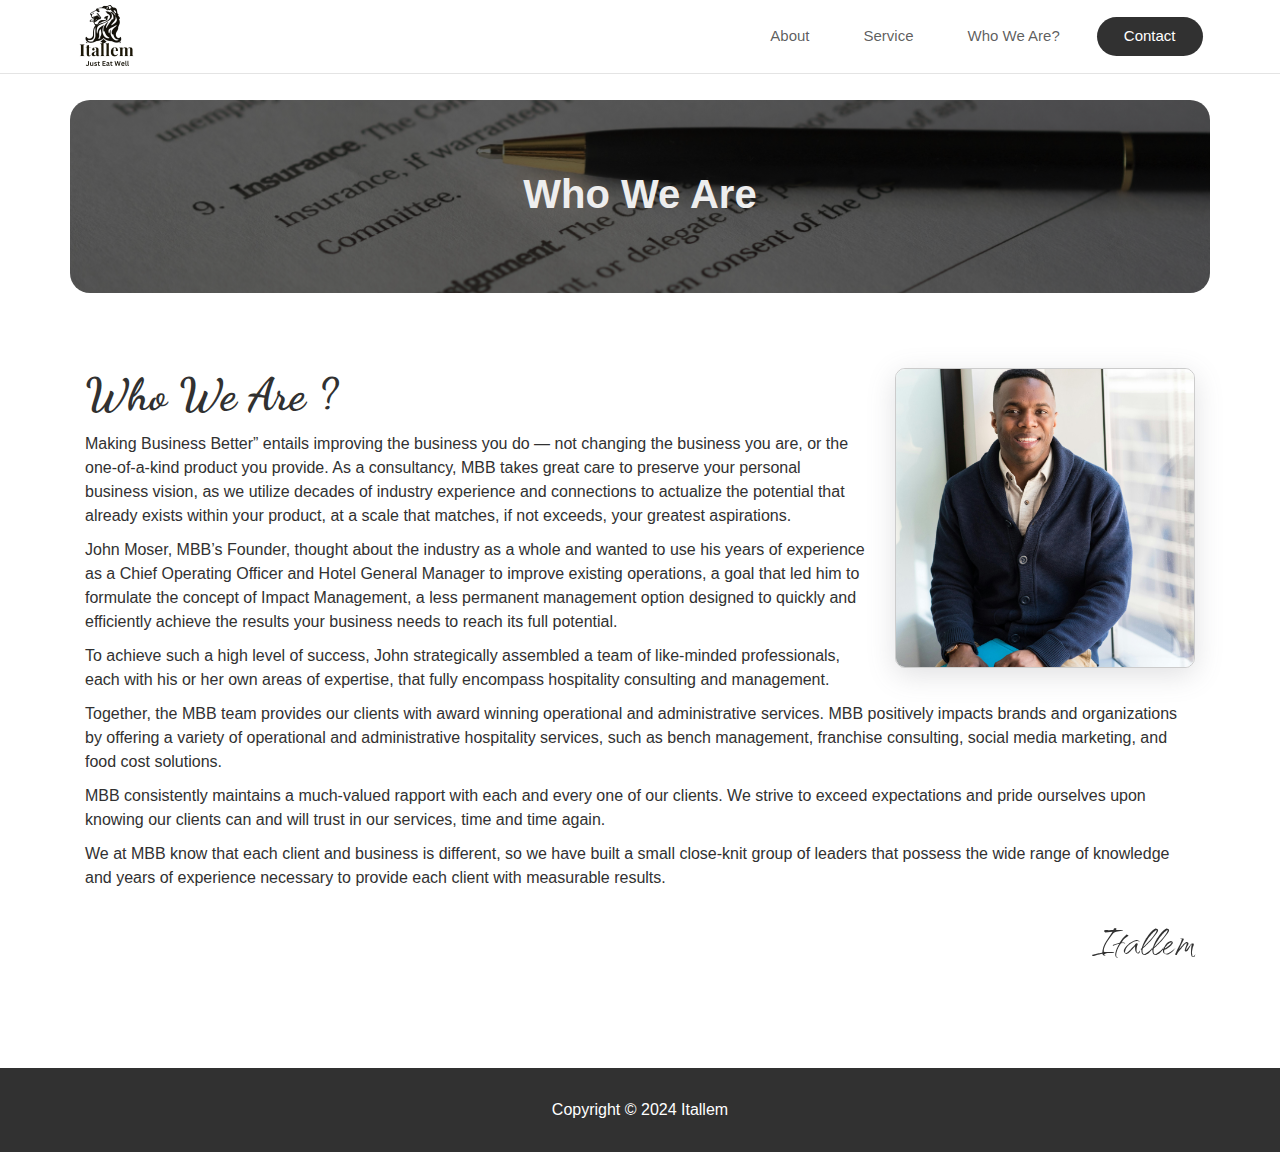
<file: pages/who_we_are.html>
<!DOCTYPE html>
<html lang="en">
<head>
       <meta charset="UTF-8">
       <meta name="viewport" content="width=device-width, initial-scale=1.0">
       <title>Who We Are</title>
       <!-- links style sheer css -->
       <link rel="icon" href="../IMG/slider Header/logo.png">
       <link rel="stylesheet" href="../style sheet css/all.min.css">
       <link rel="stylesheet" href="../style sheet css/bootstrap.min.css">
       <link rel="stylesheet" href="../style sheet css/animate.css">
       <link rel="stylesheet" href="../style sheet css/who_are_us.css">
       <!-- font Google -->
       <link rel="preconnect" href="https://fonts.googleapis.com">
       <link rel="preconnect" href="https://fonts.gstatic.com" crossorigin>
       <link href="https://fonts.googleapis.com/css2?family=Dancing+Script:wght@400..700&family=Montserrat:ital,wght@0,100..900;1,100..900&family=Qwitcher+Grypen:wght@400;700&display=swap" rel="stylesheet">
</head>
<body>
       <!-- Start Section Navigation bar 
       --------------------------------->
       <nav class="navigation | navbar navbar-expand-lg position-fixed" id="navbar-example">
              <div class="container justify-content-between">
                            <!-- logo -->
                            <a class="logo" href="index.html"><img src="../IMG/logo.png" alt="Logo website" width="60"></a>
              
                            <!-- Menu button -->
                            <button class="btn navbar-toggler" type="button" data-bs-toggle="collapse" data-bs-target="#navbarNav" aria-controls="navbarNav" aria-expanded="false" aria-label="Toggle navigation">
                                   <i class="fa-solid fa-bars"></i>
                            </button>
              
                            <!-- Menu links -->
                            <div class="collapse navbar-collapse" id="navbarNav">
                                   <menu class="navbar-nav ms-auto mb-2 mb-lg-0 nav nav-pills">
                                          <li class="nav-item"><a class="nav-link" href="../index.html">About</a></li>
                                          <li class="nav-item"><a class="nav-link" href="./service.html">Service</a></li>
                                          <li class="nav-item"><a class="nav-link" href="./who_we_are.html">Who We Are?</a></li>
                                          <li class="nav-item"><a class="nav-link" href="./contact.html">Contact</a></li>
                                   </menu>
                            </div>
              </div>
              </nav>
       
              <div class="alert alert-secondary d-none" role="alert">
                     <i class="fa-regular fa-circle-check"></i> Success, the message has been sent
              </div>
              
              <!-- Start Section Title 
              ---------------------------->
              <div class="title | container">
                     <h1>Who We Are</h1>
              </div>
       
              <!-- Start Section who are us 
              --------------------------->
              <section id="who-are-us" class="container wow bounceInUp" data-wow-duration="2s" data-wow-delay="0.1s">
                     <div class="photo | d-none d-lg-block float-end"><img src="../IMG/who are us1.jpg" alt="who are us"></div>
                     <!-- <div class="clearfix"></div> -->
                     <div class="content">
                            <h2>Who We Are ?</h2>

                            <p>Making Business Better” entails improving the business you do — not changing the business you are, or the one-of-a-kind product you provide.
                              As a consultancy, MBB takes great care to preserve your personal business vision, as we utilize decades of industry experience and connections to actualize
                              the potential that already exists within your product, at a scale that matches, if not exceeds, your greatest aspirations.</p>
                            
                            <p>John Moser, MBB’s Founder, thought about the industry as a whole and wanted to use his years of experience as a Chief Operating Officer and Hotel General Manager
                              to improve existing operations, a goal that led him to formulate the concept of Impact Management, a less permanent management option designed to quickly and efficiently achieve
                              the results your business needs to reach its full potential.</p>
                            
                            <p>To achieve such a high level of success, John strategically assembled a team of like-minded professionals, each with his or her own areas of expertise, that fully encompass hospitality consulting and management.</p>

                            <p>Together, the MBB team provides our clients with award winning operational and administrative services. MBB positively impacts brands and organizations by offering a variety of operational and administrative hospitality services,
                              such as bench management, franchise consulting, social media marketing, and food cost solutions.</p>

                            <p>MBB consistently maintains a much-valued rapport with each and every one of our clients. We strive to exceed expectations and pride ourselves upon knowing our clients can and will trust in our services, time and time again.</p>

                            <p>We at MBB know that each client and business is different, so we have built a small close-knit group of leaders that possess the wide range of knowledge and years of experience necessary to provide each client with measurable results.</p>

                            <span dir="rtl" class="Signature | d-block">Itallem</span>
                     </div>
              </section>
       
              <!-- Start Section Footer 
              --------------------------------->
              <footer>Copyright © 2024 Itallem</footer>
       
       
              <!-- Links Scripts Java Script -->
              <script src="https://smtpjs.com/v3/smtp.js"></script>
              <script src="../script/bootstrap.bundle.min.js"></script>
              <script src="../script/wow.min.js"></script>
              <script>new WOW().init();</script>
</body>
</html>
</file>
<file: style sheet css/style.css>
* {
    margin: 0;
    padding: 0;
    box-sizing: border-box;
    text-decoration: none !important;
    font-family: "Poppins", sans-serif;
}
:root {
    font-size   : 10px;
    --transition: 0.5s;

    --primary   : #313131;
    --dark      : var(--primary);

    --main      : #fff;
    --white       : var(--main);

    --index-big : 10;
    --index-mid : 5;
    --index-sma : 1;
}
body * {
    font-size: 1.6rem;
    color: var(--dark);
}

/* public classes */
.title {
    margin-bottom: 10px;
    font-size: 5rem;
    font-weight: bolder;
    text-transform: uppercase;
}
.paragraph {
    width: 90%;
    margin: auto;
    line-height: 30px;
}




/*-- Start Section Header 
--------------------------------*/
header {
    height: 100vh;
    overflow: hidden;
}

    /* navigation */
    .navigation {
        width: 100%;
        padding: 5px 20px;
        background: #fff !important;
        border-bottom: 1px solid #31313121;
        z-index: var(--index-big);
    }
   
    .navigation menu {
        list-style: none;
    }
   
    .navigation menu li {
        padding: 3px 2px;
        border-radius: 20px;
    }

    .navigation menu li:not(:last-child):hover {
        background: #eee;
    }

    .navigation menu li a {
        margin: 0px 20px;
        font-size: 1.5rem;
    }

    .navigation menu li:last-child {
        margin-left: 10px;
        background: var(--primary);
    }

    .navigation menu li:last-child:hover {
        box-shadow: rgba(149, 157, 165, 0.2) 0px 8px 24px;
    }

    .navigation menu li:last-child a {
        color: var(--white);
    }

    .navigation button {
        height: 40px;
        width: 40px;
        background: var(--primary);
        border-radius: 50%;
        border: none;
    }

    .navigation :is(button:hover , button:active)  {
        background: var(--primary) !important;
    }

    .navigation button i {
        font-size: 1.7rem;
        color: var(--white);
    }
    /* mobile responsive media */
    @media screen and (max-width: 991px){     
        .navigation menu {
            margin-top: 15px;
        }

        .navigation menu li {
            margin: 5px 0px;
        }

        .navigation menu li:last-child {
            margin-left: 0px;
        }
    }

    /* Content */
    .content {
        height: 100%;
    }

    .content .swiper {
        width: 100%;
        height: 100%;
    }

    .content .swiper-slide {
        height: 100%;
        text-align: center;
        font-size: 18px;
        background: var(--main);
        display: flex;
        justify-content: center;
        align-items: center;
        position: relative;
    }

    .content .swiper-slide :is(.detailes, .img) {
        height: 100%;
    }

    .content .swiper-slide .detailes {
        padding-left: 30px;
    }

    .content .swiper-slide .detailes h2 {
        font-size: clamp(1rem, -1.2069rem + 11.0345vw, 5rem);    
        font-weight: bold;
    }

    .content .swiper-slide .detailes p {
        font-size: clamp(0.8rem, 0.3586rem + 2.2069vw, 1.6rem);    
    }

    .content .swiper-slide img {
        display: block;
        width: 100%;
        height: 100%;
        object-fit: cover;
    }

    .content .swiper-slide .buttons {
        margin-top: 30px;
    }

    .content .swiper-slide .buttons a {
        display: inline-block;
        margin-right: 10px;
        padding: 10px 20px;
        font-size: clamp(0.8rem, 0.3586rem + 2.2069vw, 1.6rem);        
        border-radius: 50px;
        border: 1px solid var(--primary);
    }

    .content .swiper-slide .buttons a:hover {
        background: var(--primary);
        color: var(--white);
    }

    .content .swiper-slide .buttons a:last-child {
        background: var(--primary);
        border: 1px solid var(--primary);
        color: var(--white);
    }
    /* mobile responsive media */
    @media screen and (max-width: 991px){     
        .content .swiper-slide .detailes {
            position: absolute;
            top: 0;
            background: #eeeeeee0;
        }
    }




/* Logo Clients Slider Section 
-------------------------------------*/
#logos {
    overflow: hidden;
    padding: 60px 0;
    white-space: nowrap;
    position: relative;
  }
  
    #logos:before,
    #logos:after {
        position: absolute;
        top: 0;
        width: 250px;
        height: 100%;
        content: "";
        z-index: 2;
    }
    
    #logos:before {
        left: 0;
        background: linear-gradient(to left, rgba(250, 249, 249, 0), #FBFAFA);
    }
    
    #logos:after {
        right: 0;
        background: linear-gradient(to right, rgba(250, 249, 249, 0), #FBFAFA);
    }
    
    #logos:hover .logos-slide {
        animation-play-state: paused;
    }
    /* Animation */
    @keyframes slide {
        from {
            transform: translateX(0);
        }
        to {
            transform: translateX(-100%);
        }
    }
    
    .logos-slide {
        display: inline-block;
        white-space: nowrap;
        animation: 15s slide infinite linear;
        -webkit-animation: 15s slide infinite linear;
    }
    
    .logos-slide img {
        margin: 0 40px;
    }
 



    

/*-- Start Max Section 
--------------------------------*/
#about, #itallem, #who {
    padding: 60px 0px;
    text-align: center;
}
    


/*-- Start Section About 
--------------------------------*/
#our_values {
    margin: 20px 0px;
    padding: 15px;
    background: #eee;
    border-radius: 30px;
}

    #our_values .left .swiper {
        height: 100%;
        border-radius: 30px;
    }

    #our_values .left .swiper-slide {
        height: 100%;
        padding: 30px;
        background: var(--main);
    }

    #our_values .left .swiper-slide h3 {
        margin-bottom: 20px;
        font-size: 2.3rem;
        font-weight: bold;
    }

    


/*-- Start Section Our Vision 
--------------------------------*/
#our_vision {
    margin: 50px 0px;
    padding: 50px;
    background: #3e3c30;
}

    #our_vision h2 {
        margin-top: 30px;
        text-align: center;
        color: #bbad99;
    }

    #our_vision p {
        text-align: center;
        color: #bbad99;
    }

    #our_vision .cards {
        margin-top: 60px !important;
    }

    #our_vision .item {
        margin: 10px 0px;
        padding: 20px;
    }

    #our_vision .card {
        height: 100%;
        padding: 50px;
        border-radius: 30px;
    }

    #our_vision .card i {
        height: 50px;
        width: 50px;
        margin-bottom: 20px;
        padding: 35px;
        display: flex;
        align-items: center;
        justify-content: center;
        font-size: 3rem;
        color: var(--white);
        background: rgba(62, 60, 48, 1);
        border-radius: 50%;
    }

    #our_vision .card h3 {
        font-size: 2.4rem;
        font-weight: bold;
    }

    #our_vision .card p {
        text-align: left;
    }
    /* mobile responsive media */
    @media only screen and (max-width: 768px) {
        #our_vision {
            padding: 2px;
        }
    }



/* Buttons website down */
.btn-site {
    position: fixed;
    bottom: 10px;
    right: -200px;
    transition: var(--transition);
    z-index: var(--index-big);
}

    .btn-site button {
        margin-left: 5px;
        background: #eee;
        height: 50px;
        width: 50px;
        border-radius: 50%;
        box-shadow: rgba(99, 99, 99, 0.2) 0px 2px 8px 0px;
    }

    .btn-site button {
        margin-left: 5px;
        background: #eee;
        height: 50px;
        width: 50px;
        border: none;
        border-radius: 50%;
        box-shadow: rgba(99, 99, 99, 0.2) 0px 2px 8px 0px;
    }

    .btn-site button:active {
        transform: scale(0.9);
    }

    .btn-site button:first-child {
        background: #00ad51;
    }

    .btn-site button:first-child i {
        color: #fff;
    }

    /* active buttons when scroll */
    .btn-site_active {
        right: 20px;
    }

    /* mobile responsive media */
    @media only screen and (max-width: 650px) {
        .btn-site button {
            transform: scale(0.8);
        }
    
        .btn-site button:active {
            transform: scale(0.7);
        }
    }




/* Start Section Who We Are  
----------------------------------*/
#who {
    padding-inline: 60px;
    background: radial-gradient(#524c43, #143f25);
    border-radius: 30px;
}

    #who h2 {
        color: #BDA881;
    }

    #who p {
        margin: 30px 0px;
        color: #d4c9b3;
    }

    #who a {
        display: inline-block;
        padding: 10px 50px;
        color: #fff;
        background: #cca45e;
        border:  2px solid #cca45e;
        border-radius: 30px;
    }

    #who a:hover {
        background: transparent;
    }

    #who a i {
        color: #d4c9b3;
        margin-left: 5px;
        transform: rotate(42deg);
    }




/* Start Section Q&A 
----------------------------------*/
#Q-A {
    margin: 60px auto;
}

    #Q-A h2{
        text-align: center;
        margin-bottom: 50px;
    }

    #Q-A .accordion-item{
        border-inline: none;
    }

    #Q-A .accordion-item ul {
        margin: 20px 30px;
        list-style: circle;
    }

    #Q-A .accordion-item ul li {
        margin: 10px 0;
    }

    #Q-A .accordion-button::after {
        content: "\2b";
        font-family: 'Font Awesome 6 free';
        background: none;
        font-size: 1.5rem;
    }

    #Q-A.accordion-button:not(.collapsed)::after {
        transform: rotate(40deg) !important;
    }

    #Q-A [aria-expanded="true"]{
        color: #6d5327 ;
    }

    #Q-A h3 .accordion-button {
        padding: 30px 20px;
        font-size: 2rem;
        background: transparent ;
        box-shadow: none ;
    }




/* Start Section Q&A 
----------------------------------*/
footer {
    padding: 30px 0;
    text-align: center;
    background: var(--primary);
    color: var(--white);
}
</file>
<file: style sheet css/contact.css>
* {
       margin: 0;
       padding: 0;
       box-sizing: border-box;
       text-decoration: none !important;
       font-family: "Poppins", sans-serif;
}
:root {
       font-size   : 10px;
       --transition: 0.5s;

       --primary   : #313131;
       --dark      : var(--primary);

       --main      : #fff;
       --white       : var(--main);

       --index-big : 10;
       --index-mid : 5;
       --index-sma : 1;
}
body * {
       font-size: 1.6rem;
       color: var(--dark);
}

/*-- Start Section Navigation bar  
--------------------------------*/ 
.navigation {
       width: 100%;
       padding: 5px 20px;
       background: #fff !important;
       border-bottom: 1px solid #31313121;
       z-index: var(--index-big);
       top: 0;
}

       .navigation menu {
              list-style: none;
       }

       .navigation menu li {
              padding: 3px 2px;
              border-radius: 20px;
       }

       .navigation menu li:not(:last-child):hover {
              background: #eee;
       }

       .navigation menu li a {
              margin: 0px 20px;
              font-size: 1.5rem;
       }

       .navigation menu li:last-child {
              margin-left: 10px;
              background: var(--primary);
       }

       .navigation menu li:last-child:hover {
              box-shadow: rgba(149, 157, 165, 0.2) 0px 8px 24px;
       }

       .navigation menu li:last-child a {
              color: var(--white);
       }

       .navigation button {
              height: 40px;
              width: 40px;
              background: var(--primary);
              border-radius: 50%;
              border: none;
       }

       .navigation :is(button:hover , button:active)  {
              background: var(--primary) !important;
       }

       .navigation button i {
              font-size: 1.7rem;
              color: var(--white);
       }
       /* mobile responsive media */
       @media screen and (max-width: 991px){     
              .navigation menu {
                     margin-top: 15px;
              }

              .navigation menu li {
                     margin: 5px 0px;
              }

              .navigation menu li:last-child {
                     margin-left: 0px;
              }
       }


/*  Alert
-------------------------- */
.alert {
       margin-top: 74px;
       background: #538d22;
       color: #eee;
}
       .alert i {
              margin-inline: 10px;
              font-size: 20px;
              color: #eee;
       }

/* title
-------------------------- */
.title {
       margin: 100px auto 60px;
       padding: 70px;
       background: #171717;
       border-radius: 20px;
       text-align: center;
}

       .title h1 {
              font-size: 4rem;
              font-weight: bold;
              color: #eee;
       }


/* Form
-------------------------- */
form {
       padding: 35px !important;
       border: 1px solid #0003;
       border-radius: 20px;
}
       form .name input {
              width: 49%;
       }

       form input {
              padding: 10px 10px;
              margin: 10px 0;
              width: 100%;
              outline: none;
              border: none;
              border-bottom: 1px solid #0003;
       }

       form button {
              margin-top: 25px;
              padding: 10px 30px !important;
              font-size: 1.5rem !important;
              border-radius: 50px !important;
       }


/* Start Section Footer
----------------------------------*/
footer {
       margin-top: 70px;
       padding: 30px 0;
       text-align: center;
       background: var(--primary);
       color: var(--white);
}
</file>
<file: style sheet css/service.css>
* {
       margin: 0;
       padding: 0;
       box-sizing: border-box;
       text-decoration: none !important;
       font-family: "Poppins", sans-serif;
}
:root {
       font-size   : 10px;
       --transition: 0.5s;
   
       --primary   : #313131;
       --dark      : var(--primary);
   
       --main      : #fff;
       --white       : var(--main);
   
       --index-big : 10;
       --index-mid : 5;
       --index-sma : 1;
}
body * {
       font-size: 1.6rem;
       color: var(--dark);
}
   
/* public classes */
.title {
       margin-bottom: 10px;
       font-size: 5rem;
       font-weight: bolder;
       text-transform: uppercase;
}
.paragraph {
       width: 90%;
       margin: auto;
       line-height: 30px;
}

/*-- Start Section Header 
--------------------------------*/  
.navigation {
       top: 0;
       width: 100%;
       padding: 5px 20px;
       background: #fff !important;
       border-bottom: 1px solid #31313121;
       z-index: var(--index-big);
}
      
       .navigation menu {
           list-style: none;
       }
      
       .navigation menu li {
           padding: 3px 2px;
           border-radius: 20px;
       }
   
       .navigation menu li:not(:last-child):hover {
           background: #eee;
       }
   
       .navigation menu li a {
           margin: 0px 20px;
           font-size: 1.5rem;
       }
   
       .navigation menu li:last-child {
           margin-left: 10px;
           background: var(--primary);
       }
   
       .navigation menu li:last-child:hover {
           box-shadow: rgba(149, 157, 165, 0.2) 0px 8px 24px;
       }
   
       .navigation menu li:last-child a {
           color: var(--white);
       }
   
       .navigation button {
           height: 40px;
           width: 40px;
           background: var(--primary);
           border-radius: 50%;
           border: none;
       }
   
       .navigation :is(button:hover , button:active)  {
           background: var(--primary) !important;
       }
   
       .navigation button i {
           font-size: 1.7rem;
           color: var(--white);
       }
       /* mobile responsive media */
       @media screen and (max-width: 991px){     
           .navigation menu {
               margin-top: 15px;
           }
   
           .navigation menu li {
               margin: 5px 0px;
           }
   
           .navigation menu li:last-child {
               margin-left: 0px;
           }
       }



/*-- Start Section service
--------------------------------*/
h2 {
       margin-top: 160px;
       text-align: center;
}

p {
       text-align: center;
       color: #777;
}
#service {
       margin: 50px 0px;
       padding: 50px;
       background: #2f3e46;
   }

   
       #service .cards {
           margin-top: 60px !important;
       }
   
       #service .item {
           margin: 10px 0px;
           padding: 20px;
       }
   
       #service .card {
           height: 100%;
           padding: 50px;
           border-radius: 30px;
       }
   
       #service .card i {
           height: 50px;
           width: 50px;
           margin-bottom: 20px;
           padding: 35px;
           display: flex;
           align-items: center;
           justify-content: center;
           font-size: 3rem;
           color: var(--white);
           background: #354f52;
           border-radius: 50%;
       }
   
       #service .card h3 {
           font-size: 2.4rem;
           font-weight: bold;
       }
   
       #service .card p {
           text-align: left;
       }
       /* mobile responsive media */
       @media only screen and (max-width: 768px) {
           #service {
               padding: 2px;
           }
       }


/*-- Start Section service
--------------------------------*/
#restaurant-solutions {
    padding-inline: 60px;
}
       #restaurant-solutions h3 {
              margin-top: 50px;
              font-size: 2rem;
              font-size: bold;
       }

       #restaurant-solutions ul {
              padding: 10px 60px;
       }

       #restaurant-solutions ul li {
              margin: 10px 0;
       }

/* Start Section Footer
----------------------------------*/
footer {
       margin-top: 70px;
       padding: 30px 0;
       text-align: center;
       background: var(--dark);
       color: var(--white);
}
</file>
<file: style sheet css/who_are_us.css>
* {
       margin: 0;
       padding: 0;
       box-sizing: border-box;
       text-decoration: none !important;
       font-family: "Poppins", sans-serif;
}
:root {
       font-size   : 10px;
       --transition: 0.5s;
   
       --primary   : #313131;
       --dark      : var(--primary);
   
       --main      : #fff;
       --white       : var(--main);
   
       --index-big : 10;
       --index-mid : 5;
       --index-sma : 1;
}
body * {
       font-size: 1.6rem;
       color: var(--dark);
} 
   
   
/*-- Start Section Header 
--------------------------------*/  
.navigation {
       top: 0;
       width: 100%;
       padding: 5px 20px;
       background: #fff !important;
       border-bottom: 1px solid #31313121;
       z-index: var(--index-big);
}
      
       .navigation menu {
           list-style: none;
       }
      
       .navigation menu li {
           padding: 3px 2px;
           border-radius: 20px;
       }
   
       .navigation menu li:not(:last-child):hover {
           background: #eee;
       }
   
       .navigation menu li a {
           margin: 0px 20px;
           font-size: 1.5rem;
       }
   
       .navigation menu li:last-child {
           margin-left: 10px;
           background: var(--primary);
       }
   
       .navigation menu li:last-child:hover {
           box-shadow: rgba(149, 157, 165, 0.2) 0px 8px 24px;
       }
   
       .navigation menu li:last-child a {
           color: var(--white);
       }
   
       .navigation button {
           height: 40px;
           width: 40px;
           background: var(--primary);
           border-radius: 50%;
           border: none;
       }
   
       .navigation :is(button:hover , button:active)  {
           background: var(--primary) !important;
       }
   
       .navigation button i {
           font-size: 1.7rem;
           color: var(--white);
       }
       /* mobile responsive media */
       @media screen and (max-width: 991px){     
           .navigation menu {
               margin-top: 15px;
           }
   
           .navigation menu li {
               margin: 5px 0px;
           }
   
           .navigation menu li:last-child {
               margin-left: 0px;
           }
       }


/* title
-------------------------- */
.title {
       margin: 100px auto 60px;
       padding: 70px;
       background: linear-gradient(#0009, #0009) ,url(../IMG/who\ are\ us.jpg) center/cover;
       border-radius: 20px;
       text-align: center;
}

       .title h1 {
              font-size: 4rem;
              font-weight: bold;
              color: #eee;
       }


/* Start Section who are us  
----------------------------------*/
#who-are-us {
       padding: 15px;
}
       #who-are-us .photo {
              height: 300px;
              width: 300px;
              margin-left: 30px;
              border-radius: 10px;
              border: 1px solid #0003;
              overflow: hidden;
              box-shadow: rgba(100, 100, 111, 0.2) 0px 7px 29px 0px;
       }
       #who-are-us .photo img {
              height: 100%;
              width: 100%;
              object-fit: cover;
       }

       #who-are-us h2 {
              margin-bottom: 10px;
              font-family: "Dancing Script", cursive;
              font-size: 4.5rem;
              font-weight: bold;
       }

       #who-are-us .Signature {
              font-family: "Qwitcher Grypen", cursive;
              font-size: 5.5rem;
       }

       
/* Start Section Footer
----------------------------------*/
footer {
       margin-top: 70px;
       padding: 30px 0;
       text-align: center;
       background: var(--primary);
       color: var(--white);
}
</file>
